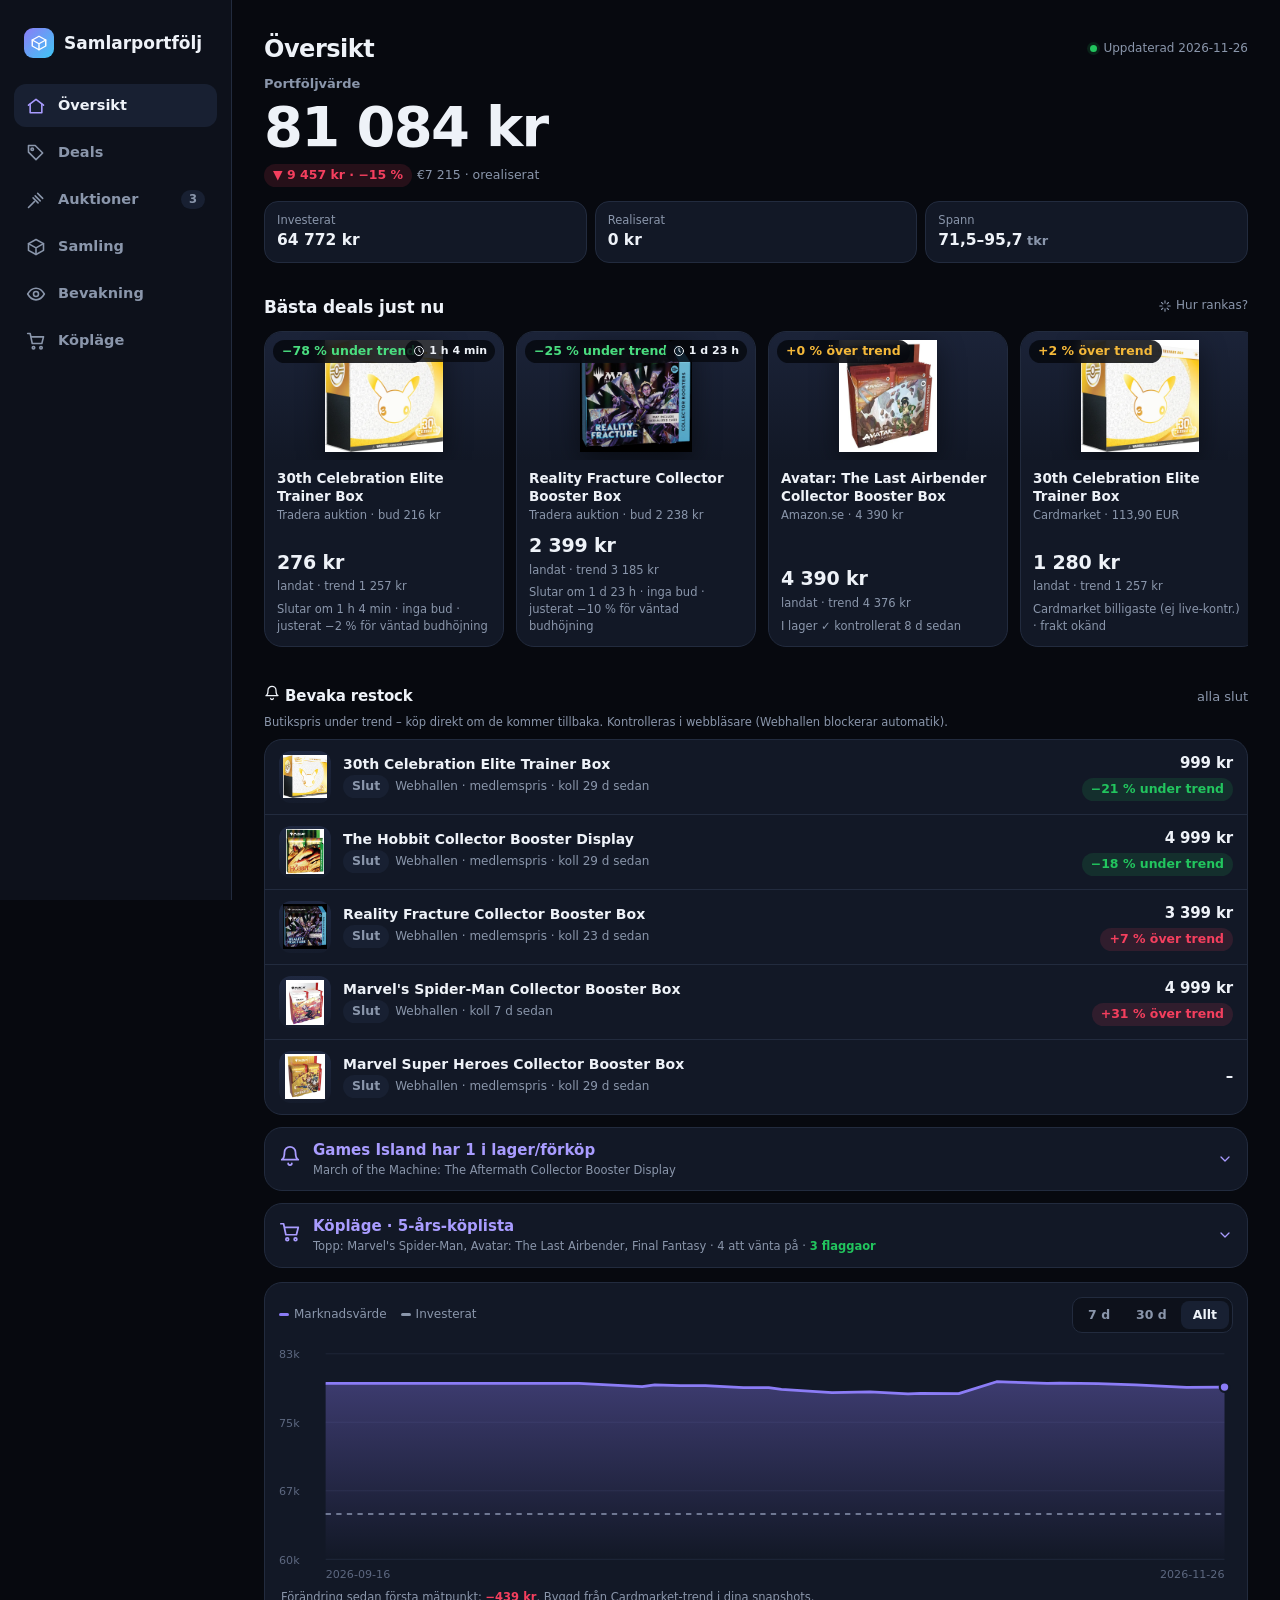
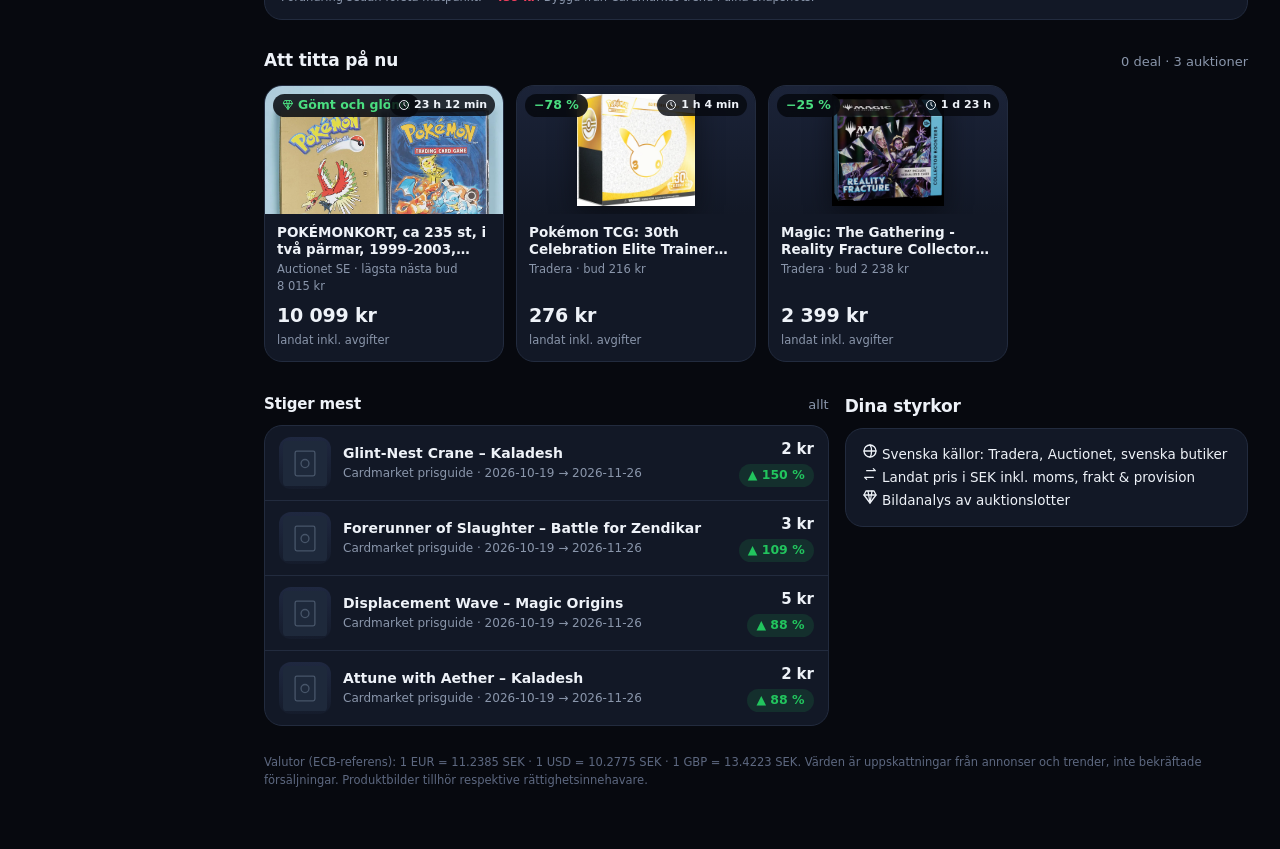
<file: index.html>
<!doctype html><html lang="sv"><head><meta charset="utf-8">
<meta name="viewport" content="width=device-width,initial-scale=1,viewport-fit=cover">
<meta name="theme-color" content="#07090f"><meta name="apple-mobile-web-app-capable" content="yes"><meta name="apple-mobile-web-app-status-bar-style" content="black-translucent">
<title>Samlarportfölj</title><link rel="stylesheet" href="style.css?v=22"></head>
<body>
<div class="shell">
  <aside class="side" id="side"></aside>
  <main id="app">
    <div class="skel"><div class="sk sk-h"></div><div class="sk sk-big"></div><div class="sk sk-chart"></div><div class="sk sk-row"></div><div class="sk sk-row"></div><div class="sk sk-row"></div></div>
  </main>
</div>
<nav class="tabbar" id="tabbar"></nav>
<script src="app.js?v=26"></script></body></html>
</file>
<file: style.css>
:root{--bg:#07090f;--bg2:#0d111b;--card:#121826;--card2:#182032;--line:#222b3e;--txt:#eef2f8;--mut:#8a96ab;--dim:#5d6880;
--acc:#8b7cf6;--acc2:#a99cff;--g:#22c55e;--gbg:rgba(34,197,94,.13);--r:#f43f5e;--rbg:rgba(244,63,94,.13);--a:#f5b93a;--abg:rgba(245,185,58,.13);
--rad:18px;--font:-apple-system,BlinkMacSystemFont,"SF Pro Display","Segoe UI",Inter,Roboto,system-ui,sans-serif}
*{box-sizing:border-box;-webkit-tap-highlight-color:transparent}html{scroll-behavior:smooth}
body{margin:0;background:var(--bg);color:var(--txt);font:15px/1.45 var(--font);-webkit-font-smoothing:antialiased;font-feature-settings:"tnum" 1}
a{color:var(--acc2);text-decoration:none}button{font:inherit;color:inherit}
svg.i{width:20px;height:20px;stroke:currentColor;fill:none;stroke-width:1.9;stroke-linecap:round;stroke-linejoin:round;flex:none}
.shell{display:flex;min-height:100vh}
main{flex:1;min-width:0;max-width:1120px;margin:0 auto;padding:calc(14px + env(safe-area-inset-top)) 16px calc(96px + env(safe-area-inset-bottom))}
/* side nav (desktop) */
.side{display:none}
@media(min-width:960px){.side{display:flex;flex-direction:column;gap:4px;width:232px;flex:none;position:sticky;top:0;height:100vh;padding:24px 14px;border-right:1px solid var(--line);background:var(--bg2)}
 .side .brand{display:flex;align-items:center;gap:10px;font-weight:800;font-size:17px;padding:4px 10px 22px}
 .side a{display:flex;align-items:center;gap:12px;padding:11px 12px;border-radius:12px;color:var(--mut);font-weight:600;font-size:14.5px}
 .side a:hover{background:var(--card)}.side a.on{background:var(--card2);color:var(--txt)}.side a.on svg{color:var(--acc2)}
 .side .cnt{margin-left:auto;font-size:11.5px;background:var(--card2);color:var(--mut);padding:1px 8px;border-radius:999px}.side a.on .cnt{background:var(--acc);color:#fff}
 .tabbar{display:none!important}main{padding:28px 32px 48px}}
.logo{width:30px;height:30px;border-radius:9px;background:linear-gradient(135deg,var(--acc),#3ec7f5);display:grid;place-items:center;color:#fff}
/* bottom tab bar */
.tabbar{position:fixed;left:0;right:0;bottom:0;z-index:20;display:grid;grid-template-columns:repeat(6,1fr);padding:6px 6px calc(6px + env(safe-area-inset-bottom));background:rgba(10,13,21,.88);backdrop-filter:blur(18px) saturate(1.4);-webkit-backdrop-filter:blur(18px) saturate(1.4);border-top:1px solid var(--line)}
.tabbar a{display:flex;flex-direction:column;align-items:center;gap:3px;padding:6px 0;color:var(--dim);font-size:10.5px;font-weight:600;position:relative}
.tabbar a.on{color:var(--txt)}.tabbar a.on svg{color:var(--acc2)}.tabbar .dot{position:absolute;top:2px;left:calc(50% + 8px);min-width:16px;height:16px;padding:0 4px;border-radius:8px;background:var(--g);color:#04130a;font-size:10px;font-weight:800;display:grid;place-items:center}
/* typo */
.h1{font-size:24px;font-weight:800;letter-spacing:-.02em;margin:4px 0 2px}.sub{color:var(--mut);font-size:13px;margin:0 0 16px}
.sec{display:flex;align-items:baseline;justify-content:space-between;margin:28px 0 10px}.sec h2{font-size:17px;margin:0;letter-spacing:-.01em}.sec a,.sec span{font-size:13px;color:var(--mut)}
.mut{color:var(--mut)}.sm{font-size:12.5px}.xs{font-size:11.5px}.g{color:var(--g)}.r{color:var(--r)}
.top{display:flex;align-items:center;justify-content:space-between;gap:10px}
.upd{font-size:12px;color:var(--mut);display:flex;align-items:center;gap:6px}.live{width:7px;height:7px;border-radius:50%;background:var(--g);box-shadow:0 0 0 3px var(--gbg)}
/* chips */
.chip{display:inline-flex;align-items:center;gap:4px;font-size:12.5px;font-weight:700;padding:3px 9px;border-radius:999px;white-space:nowrap;line-height:1.35}
.c-g{background:var(--gbg);color:var(--g)}.c-r{background:var(--rbg);color:var(--r)}.c-a{background:var(--abg);color:var(--a)}.c-n{background:var(--card2);color:var(--mut)}.c-acc{background:rgba(139,124,246,.16);color:var(--acc2)}
/* hero */
.hero{padding:6px 0 4px}.hero .lbl{font-size:13px;color:var(--mut);font-weight:600}.hero .val{font-size:44px;font-weight:800;letter-spacing:-.03em;line-height:1.05;margin:4px 0 8px}
.kpis{display:grid;grid-template-columns:repeat(3,1fr);gap:8px;margin-top:14px}.kpi{background:var(--card);border:1px solid var(--line);border-radius:14px;padding:10px 12px}.kpi span{display:block;font-size:11.5px;color:var(--mut)}.kpi b{font-size:15.5px}
/* chart card */
.card{background:var(--card);border:1px solid var(--line);border-radius:var(--rad)}
.chartcard{padding:14px 14px 8px;margin-top:14px}.seg{display:inline-flex;background:var(--bg2);border:1px solid var(--line);border-radius:10px;padding:3px;gap:2px}
.seg button{white-space:nowrap;border:0;background:none;padding:5px 12px;border-radius:8px;font-size:12.5px;font-weight:700;color:var(--mut);cursor:pointer}.seg button.on{background:var(--card2);color:var(--txt)}
.legend{display:flex;gap:14px;font-size:12px;color:var(--mut)}.legend i{display:inline-block;width:10px;height:3px;border-radius:2px;margin-right:5px;vertical-align:middle}
.pchart svg{width:100%;height:auto;display:block}.ax{fill:var(--dim);font-size:10.5px}
/* strip cards */
.strip{display:flex;gap:12px;overflow-x:auto;scroll-snap-type:x mandatory;margin:0 -16px;padding:2px 16px 10px;scrollbar-width:none}.strip::-webkit-scrollbar{display:none}
.hc{flex:0 0 216px;scroll-snap-align:start;background:var(--card);border:1px solid var(--line);border-radius:var(--rad);overflow:hidden;color:var(--txt);display:flex;flex-direction:column;transition:transform .15s}
.hc:active{transform:scale(.98)}.hc .im{position:relative;height:128px;background:linear-gradient(180deg,#1b2338,#121826);display:grid;place-items:center;overflow:hidden}
.hc .im img{max-height:112px;max-width:86%;object-fit:contain;filter:drop-shadow(0 8px 14px rgba(0,0,0,.45))}.hc .im img.cover{max-width:100%;max-height:100%;width:100%;height:100%;object-fit:cover;filter:none}
.hc .im .chip{position:absolute;top:8px;left:8px}.hc .im .tl{position:absolute;top:8px;right:8px;font-size:11px;font-weight:700;background:rgba(7,9,15,.82);padding:3px 8px;border-radius:999px;display:flex;gap:4px;align-items:center}
.hc .bd{padding:10px 12px 12px;display:flex;flex-direction:column;gap:2px;flex:1}.hc .t{font-weight:650;font-size:13.5px;line-height:1.3;display:-webkit-box;-webkit-line-clamp:2;-webkit-box-orient:vertical;overflow:hidden}
.hc .p{font-size:19px;font-weight:800;margin-top:auto;padding-top:6px;letter-spacing:-.01em}
/* list rows */
.list{background:var(--card);border:1px solid var(--line);border-radius:var(--rad);overflow:hidden}
.row{display:grid;grid-template-columns:52px 1fr auto;gap:12px;align-items:center;padding:11px 14px;border-top:1px solid var(--line);color:var(--txt);cursor:pointer}
.row:first-child{border-top:0}.row:hover{background:var(--card2)}
.th{width:52px;height:52px;border-radius:12px;background:linear-gradient(180deg,#1f2840,#151c2c);display:grid;place-items:center;overflow:hidden}.th img{max-width:86%;max-height:86%;object-fit:contain}.th img.cover{width:100%;height:100%;max-width:none;max-height:none;object-fit:cover}
.row .nm{font-weight:650;font-size:14px;line-height:1.3;overflow:hidden;text-overflow:ellipsis;display:-webkit-box;-webkit-line-clamp:2;-webkit-box-orient:vertical}
.row .meta{font-size:12px;color:var(--mut);margin-top:2px;display:flex;gap:6px;flex-wrap:wrap;align-items:center}
.row .rt{text-align:right}.row .rt b{display:block;font-size:15px;letter-spacing:-.01em}.row .rt .chip{margin-top:3px}
/* expandable */
.exp{display:grid;grid-template-rows:0fr;transition:grid-template-rows .28s ease}.exp>div{overflow:hidden}.open+.exp{grid-template-rows:1fr}
.exp .in{padding:4px 14px 16px;border-top:1px dashed var(--line)}
.row .chev{transition:transform .25s;color:var(--dim)}.row.open .chev{transform:rotate(180deg)}
.in h4{font-size:11.5px;color:var(--mut);text-transform:uppercase;letter-spacing:.06em;margin:16px 0 8px}
.src{display:grid;grid-template-columns:repeat(auto-fill,minmax(180px,1fr));gap:8px}.src>div{background:var(--bg2);border:1px solid var(--line);border-radius:12px;padding:9px 11px;font-size:12.5px}
.src b{display:block;font-size:11px;color:var(--mut);text-transform:uppercase;letter-spacing:.05em;margin-bottom:4px}
.big{display:grid;grid-template-columns:120px 1fr;gap:16px;align-items:center;padding:16px}
.big .th{width:120px;height:120px;border-radius:16px}.big .v{font-size:30px;font-weight:800;letter-spacing:-.02em;margin:4px 0}
.range{display:grid;grid-template-columns:repeat(3,1fr);gap:8px;padding:0 16px 14px}.range div{background:var(--bg2);border:1px solid var(--line);border-radius:12px;padding:8px 10px}.range span{display:block;font-size:11px;color:var(--mut)}.range b{font-size:14.5px}
.scroll{overflow-x:auto;-webkit-overflow-scrolling:touch}table{border-collapse:collapse;width:100%;font-size:12.5px;min-width:520px}th,td{border-bottom:1px solid var(--line);padding:8px 6px;text-align:left;vertical-align:top}th{color:var(--mut);font-size:11px;text-transform:uppercase;letter-spacing:.04em;font-weight:600}
.alerts{display:flex;gap:6px;flex-wrap:wrap;margin-top:6px}
.banner{display:flex;gap:12px;align-items:flex-start;padding:12px 14px;border-radius:14px;background:linear-gradient(135deg,rgba(139,124,246,.16),rgba(62,199,245,.08));border:1px solid rgba(139,124,246,.3);margin-top:14px;font-size:13.5px}
.banner svg{color:var(--acc2);margin-top:1px}
.gal{display:grid;grid-template-columns:repeat(auto-fill,minmax(110px,1fr));gap:6px}.gal img{width:100%;aspect-ratio:1;object-fit:cover;border-radius:10px}
.empty{padding:22px;text-align:center;color:var(--mut);font-size:13.5px}
.foot{color:var(--dim);font-size:11.5px;margin-top:28px;line-height:1.55}
.view{animation:fade .25s ease}@keyframes fade{from{opacity:0;transform:translateY(6px)}to{opacity:1;transform:none}}
/* skeleton */
.sk{background:linear-gradient(90deg,var(--card) 0%,var(--card2) 50%,var(--card) 100%);background-size:200% 100%;animation:sh 1.2s infinite;border-radius:14px;margin-bottom:12px}
.sk-h{height:14px;width:40%}.sk-big{height:48px;width:65%}.sk-chart{height:200px}.sk-row{height:64px}@keyframes sh{to{background-position:-200% 0}}
@media(min-width:760px){.hero .val{font-size:56px}.hc{flex-basis:240px}.two{display:grid;grid-template-columns:1.4fr 1fr;gap:16px;align-items:start}.two .sec{margin-top:22px}}
.hc .im .chip{background:rgba(7,9,15,.85);backdrop-filter:blur(6px)}.hc .im .c-g{color:#4ade80}.hc .im .c-r{color:#fb7185}
.strip{margin-right:-16px}@media(min-width:960px){.strip{margin:0;padding:2px 0 10px}}
.legend span{white-space:nowrap}.chartcard .top{flex-wrap:wrap;row-gap:8px}
.row.oos{opacity:.5}.row.oos b{text-decoration:line-through}.oosl .row{border-top:1px solid var(--line)}
.row>div{min-width:0}.row .meta .chip{white-space:normal}
.info{position:relative;font-size:12px;color:var(--mut)}.info summary{cursor:pointer;list-style:none;display:flex;gap:4px;align-items:center}.info summary::-webkit-details-marker{display:none}.info>div{position:absolute;right:0;top:22px;z-index:5;width:290px;background:var(--card2);border:1px solid var(--line);border-radius:12px;padding:10px 12px;line-height:1.5;box-shadow:0 10px 30px rgba(0,0,0,.5)}
.more{display:flex;align-items:center;justify-content:center;gap:4px;margin:8px 0 2px;padding:9px;border-radius:12px;font-size:13px;font-weight:600;color:var(--acc2);background:rgba(139,124,246,.08)}.more svg{transform:rotate(-90deg)}
.grp{margin-bottom:18px}.grph{display:flex;align-items:center;gap:10px;margin:0 2px 8px;color:var(--txt)}.grph .th{width:36px;height:36px;border-radius:9px}.grph .nm{font-weight:650;font-size:14px}.grph>svg{margin-left:auto;transform:rotate(-90deg);color:var(--dim)}
.back{display:inline-flex;align-items:center;gap:4px;color:var(--mut);font-size:14px;font-weight:600;margin:2px 0 12px}.back svg{transform:rotate(90deg)}
.row .meta{gap:4px 6px}.in h4{margin:20px 0 8px}

.bulk>summary::-webkit-details-marker{display:none}
.bulk[open]>summary .chip{opacity:.6}
.bulk>.list{margin:8px 0 0 12px}
.legend{flex-wrap:wrap;row-gap:4px}
</file>
